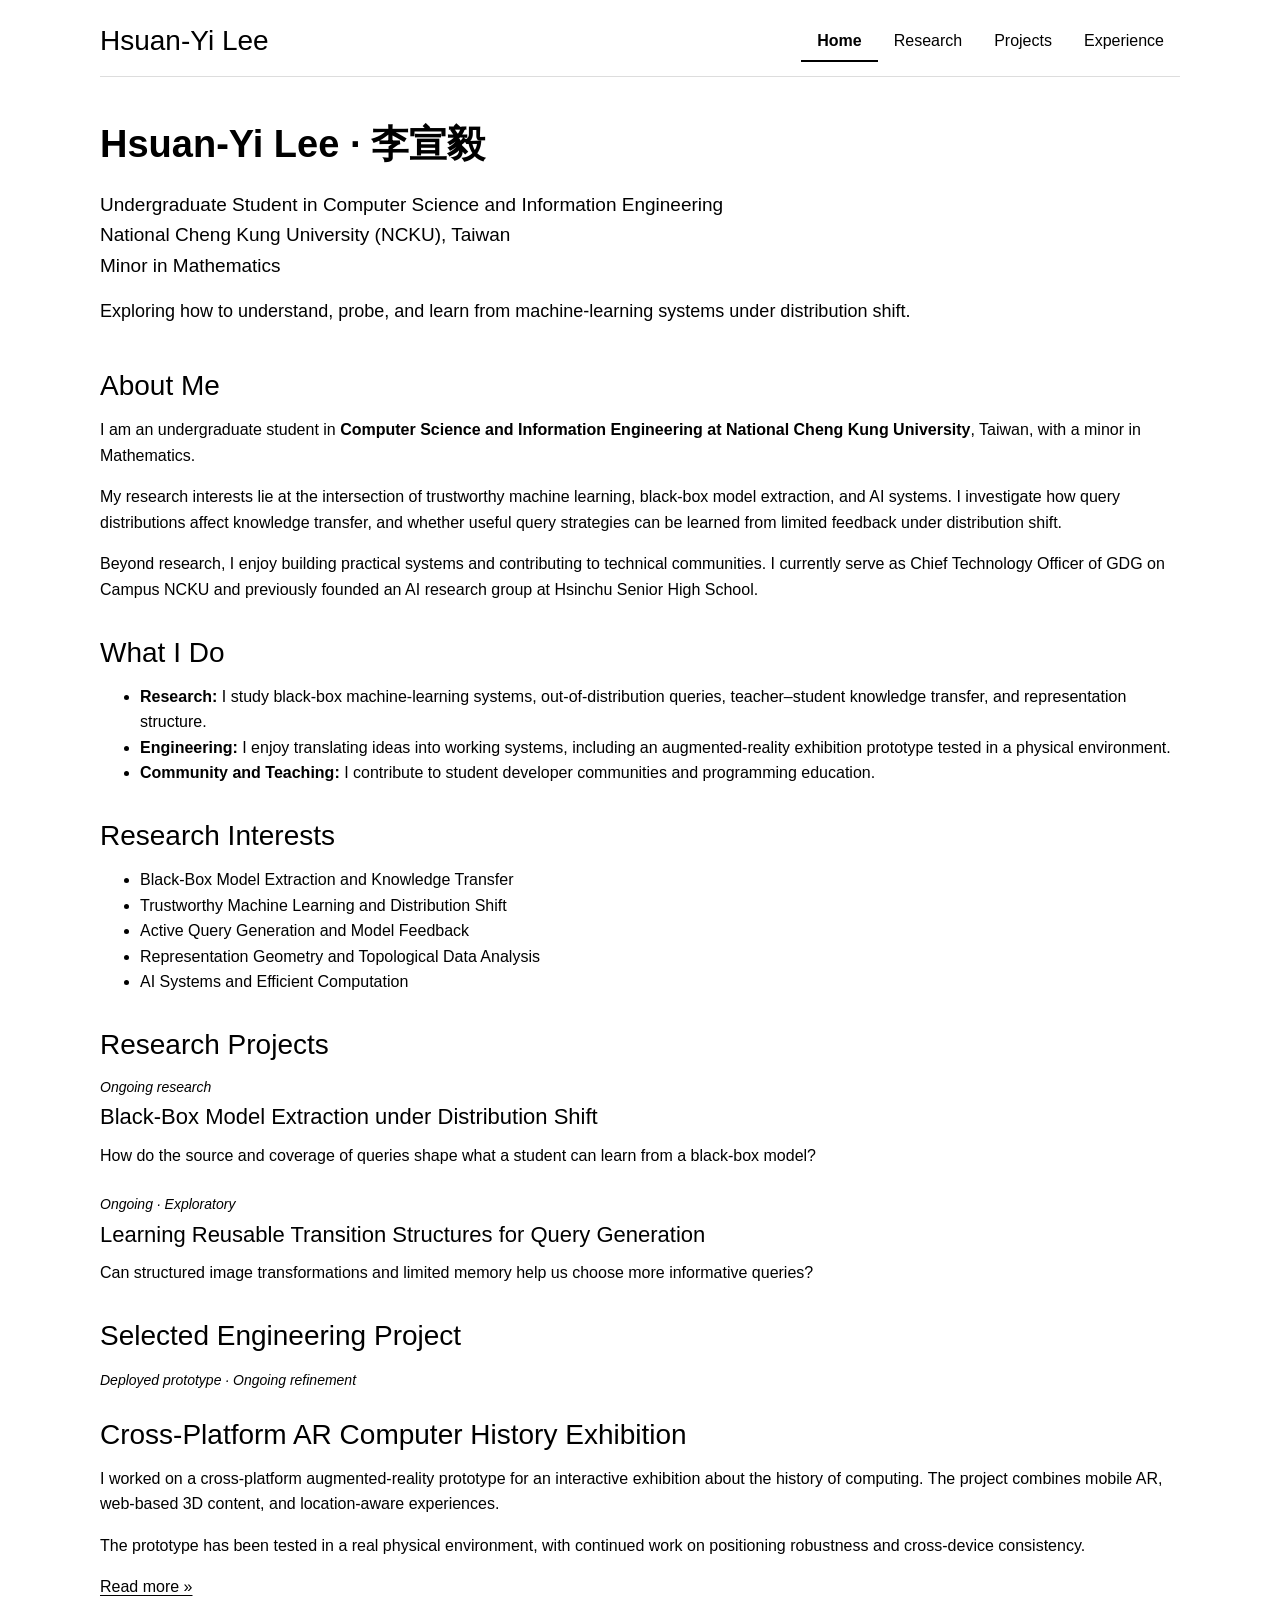
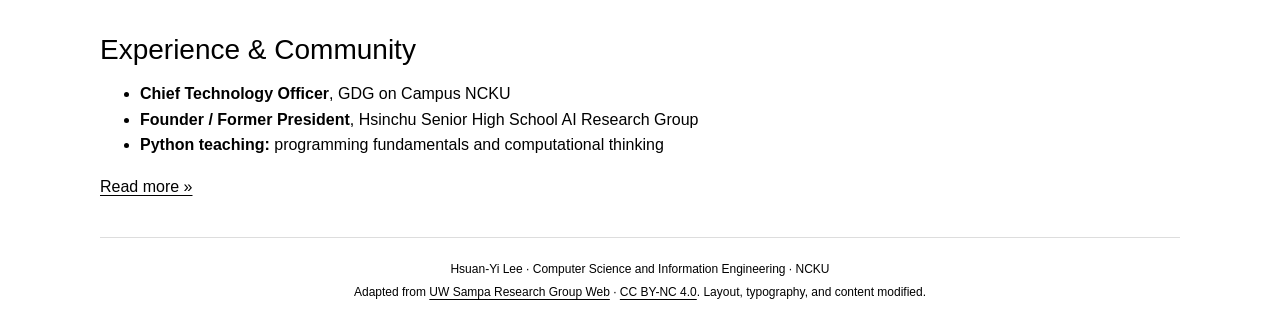
<file: index.html>
<!DOCTYPE html>
<html lang="en">
    <head>
        <title>Home | Hsuan-Yi Lee</title>
        <meta charset="utf-8">
        <meta name="viewport" content="width=device-width, initial-scale=1, shrink-to-fit=no">
        <link rel="stylesheet" href="/css/bootstrap.min.css"><link rel="stylesheet" href="/css/group.css">
    </head>
    <body><a class="skip" href="#main">Skip to content</a>
        <div class="container">
            <!-- This is a bit nasty, but it basically says be a column first, and on larger screens be a spaced out row -->
            <div class="header d-flex
                        flex-column
                        flex-md-row justify-content-md-between">
                <a href="/" class="site-name">Hsuan-Yi Lee</a>
                <nav aria-label="Main navigation"><ul class="nav nav-pills justify-content-center"><li class="nav-item"><a class="nav-link active" aria-current="page" href="/">Home</a></li><li class="nav-item"><a class="nav-link "  href="/research/">Research</a></li><li class="nav-item"><a class="nav-link "  href="/projects/">Projects</a></li><li class="nav-item"><a class="nav-link "  href="/experience/">Experience</a></li></ul></nav>
            </div>

            

            

            <main id="main"><div class="jumbotron"><h1>Hsuan-Yi Lee · 李宣毅</h1><p>Undergraduate Student in Computer Science and Information Engineering<br>National Cheng Kung University (NCKU), Taiwan<br>Minor in Mathematics</p><p>Exploring how to understand, probe, and learn from machine-learning systems under distribution shift.</p></div><section><h2>About Me</h2><p>I am an undergraduate student in <strong>Computer Science and Information Engineering at National Cheng Kung University</strong>, Taiwan, with a minor in Mathematics.</p><p>My research interests lie at the intersection of trustworthy machine learning, black-box model extraction, and AI systems. I investigate how query distributions affect knowledge transfer, and whether useful query strategies can be learned from limited feedback under distribution shift.</p><p>Beyond research, I enjoy building practical systems and contributing to technical communities. I currently serve as Chief Technology Officer of GDG on Campus NCKU and previously founded an AI research group at Hsinchu Senior High School.</p></section><section><h2>What I Do</h2><ul><li><strong>Research:</strong> I study black-box machine-learning systems, out-of-distribution queries, teacher–student knowledge transfer, and representation structure.</li><li><strong>Engineering:</strong> I enjoy translating ideas into working systems, including an augmented-reality exhibition prototype tested in a physical environment.</li><li><strong>Community and Teaching:</strong> I contribute to student developer communities and programming education.</li></ul></section><section><h2>Research Interests</h2><ul><li>Black-Box Model Extraction and Knowledge Transfer</li><li>Trustworthy Machine Learning and Distribution Shift</li><li>Active Query Generation and Model Feedback</li><li>Representation Geometry and Topological Data Analysis</li><li>AI Systems and Efficient Computation</li></ul></section><section><h2>Research Projects</h2><article class="entry"><div><span class="status">Ongoing research</span><h3><a href="/research/model-extraction/">Black-Box Model Extraction under Distribution Shift </a></h3><p>How do the source and coverage of queries shape what a student can learn from a black-box model?</p></div></article><article class="entry"><div><span class="status">Ongoing · Exploratory</span><h3><a href="/research/reusable-transitions/">Learning Reusable Transition Structures for Query Generation </a></h3><p>Can structured image transformations and limited memory help us choose more informative queries?</p></div></article></section><section><h2>Selected Engineering Project</h2><span class="status">Deployed prototype · Ongoing refinement</span><h2>Cross-Platform AR Computer History Exhibition</h2><p>I worked on a cross-platform augmented-reality prototype for an interactive exhibition about the history of computing. The project combines mobile AR, web-based 3D content, and location-aware experiences.</p><p>The prototype has been tested in a real physical environment, with continued work on positioning robustness and cross-device consistency.</p><a href="/projects/">Read more »</a></section><section><h2>Experience & Community</h2><ul><li><strong>Chief Technology Officer</strong>, GDG on Campus NCKU</li><li><strong>Founder / Former President</strong>, Hsinchu Senior High School AI Research Group</li><li><strong>Python teaching:</strong> programming fundamentals and computational thinking</li></ul><a href="/experience/">Read more »</a></section></main>

            <footer class="footer"><p>Hsuan-Yi Lee · Computer Science and Information Engineering · NCKU</p><p>Adapted from <a href="https://github.com/uwsampa/research-group-web">UW Sampa Research Group Web</a> · <a href="/template-LICENSE.txt">CC BY-NC 4.0</a>. Layout, typography, and content modified.</p></footer>

        </div> <!-- /container -->

        <!-- Support retina images. -->
        
    </body>
</html>
</file>
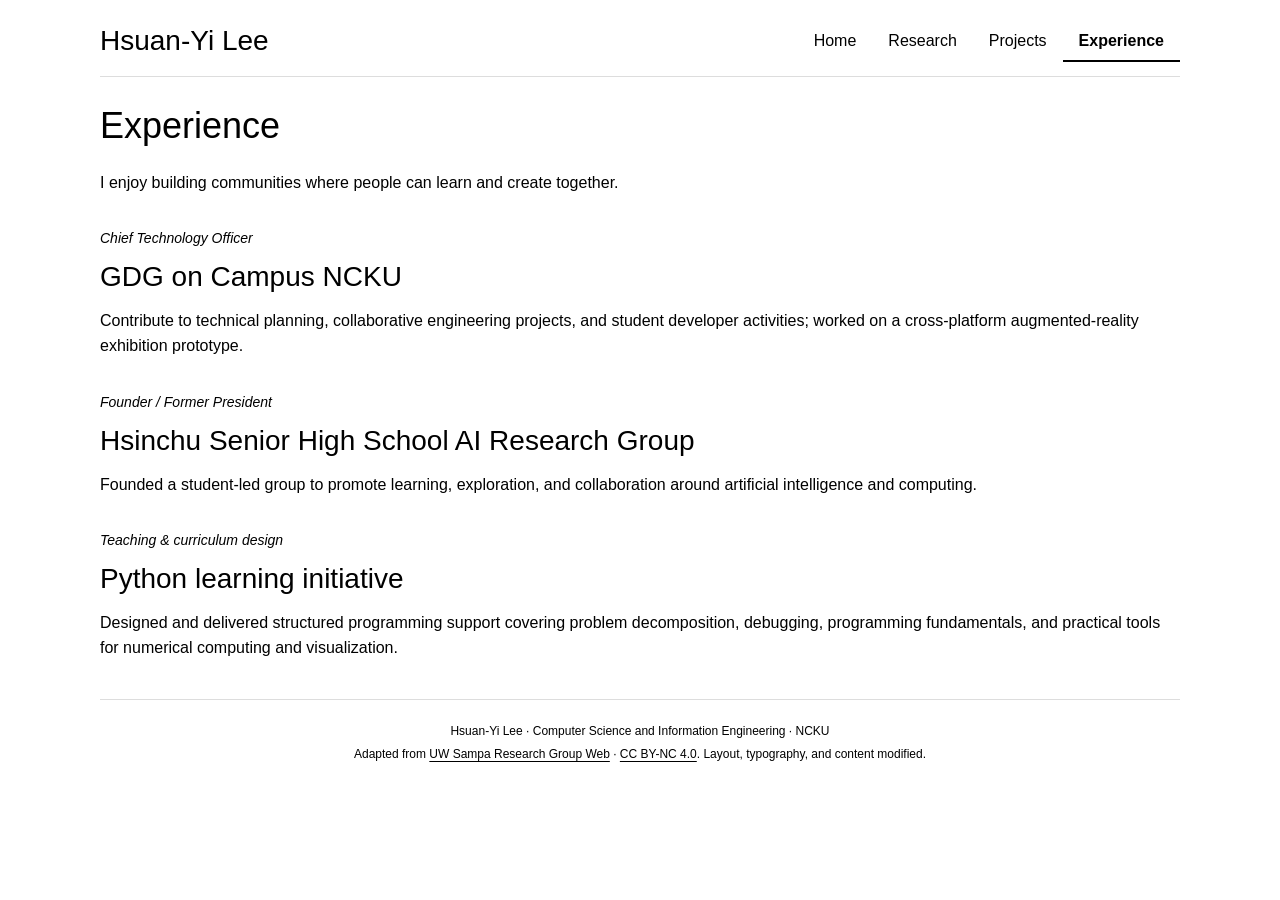
<file: experience/index.html>
<!DOCTYPE html>
<html lang="en">
    <head>
        <title>Experience | Hsuan-Yi Lee</title>
        <meta charset="utf-8">
        <meta name="viewport" content="width=device-width, initial-scale=1, shrink-to-fit=no">
        <link rel="stylesheet" href="/css/bootstrap.min.css"><link rel="stylesheet" href="/css/group.css">
    </head>
    <body><a class="skip" href="#main">Skip to content</a>
        <div class="container">
            <!-- This is a bit nasty, but it basically says be a column first, and on larger screens be a spaced out row -->
            <div class="header d-flex
                        flex-column
                        flex-md-row justify-content-md-between">
                <a href="/" class="site-name">Hsuan-Yi Lee</a>
                <nav aria-label="Main navigation"><ul class="nav nav-pills justify-content-center"><li class="nav-item"><a class="nav-link "  href="/">Home</a></li><li class="nav-item"><a class="nav-link "  href="/research/">Research</a></li><li class="nav-item"><a class="nav-link "  href="/projects/">Projects</a></li><li class="nav-item"><a class="nav-link active" aria-current="page" href="/experience/">Experience</a></li></ul></nav>
            </div>

            

            

            <main id="main"><h1>Experience</h1><p class="intro">I enjoy building communities where people can learn and create together.</p><article class="experience"><span class="status">Chief Technology Officer</span><h2>GDG on Campus NCKU</h2><p>Contribute to technical planning, collaborative engineering projects, and student developer activities; worked on a cross-platform augmented-reality exhibition prototype.</p></article><article class="experience"><span class="status">Founder / Former President</span><h2>Hsinchu Senior High School AI Research Group</h2><p>Founded a student-led group to promote learning, exploration, and collaboration around artificial intelligence and computing.</p></article><article class="experience"><span class="status">Teaching & curriculum design</span><h2>Python learning initiative</h2><p>Designed and delivered structured programming support covering problem decomposition, debugging, programming fundamentals, and practical tools for numerical computing and visualization.</p></article></main>

            <footer class="footer"><p>Hsuan-Yi Lee · Computer Science and Information Engineering · NCKU</p><p>Adapted from <a href="https://github.com/uwsampa/research-group-web">UW Sampa Research Group Web</a> · <a href="/template-LICENSE.txt">CC BY-NC 4.0</a>. Layout, typography, and content modified.</p></footer>

        </div> <!-- /container -->

        <!-- Support retina images. -->
        
    </body>
</html>
</file>
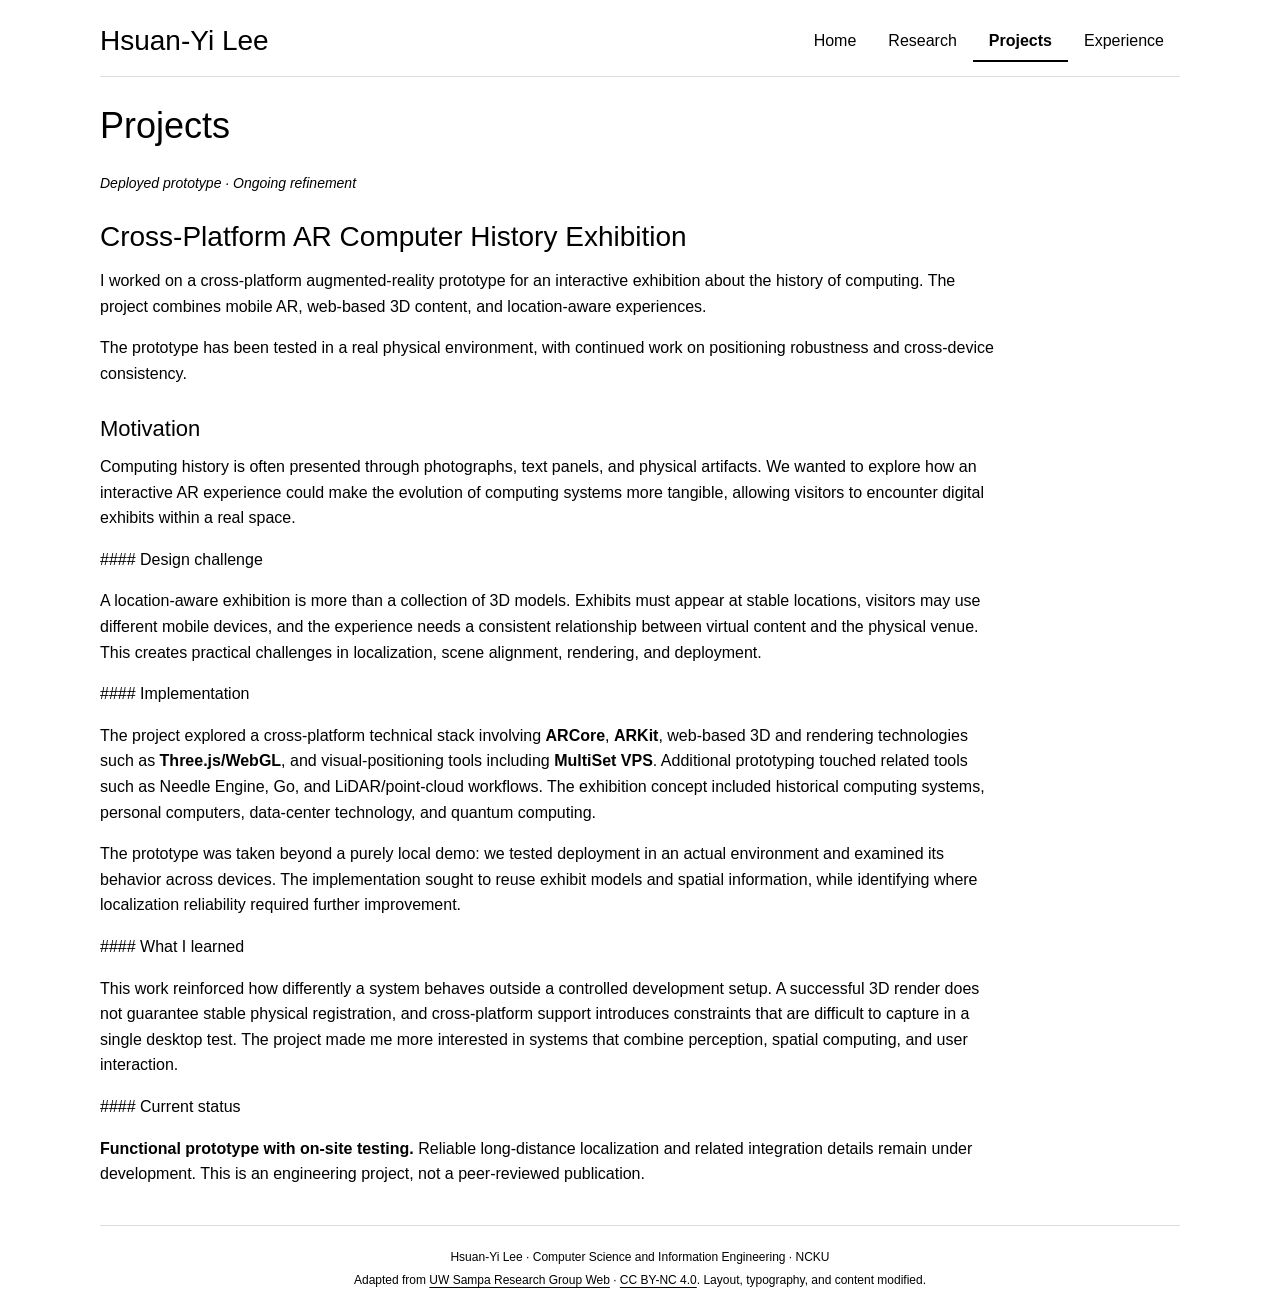
<file: projects/index.html>
<!DOCTYPE html>
<html lang="en">
    <head>
        <title>Projects | Hsuan-Yi Lee</title>
        <meta charset="utf-8">
        <meta name="viewport" content="width=device-width, initial-scale=1, shrink-to-fit=no">
        <link rel="stylesheet" href="/css/bootstrap.min.css"><link rel="stylesheet" href="/css/group.css">
    </head>
    <body><a class="skip" href="#main">Skip to content</a>
        <div class="container">
            <!-- This is a bit nasty, but it basically says be a column first, and on larger screens be a spaced out row -->
            <div class="header d-flex
                        flex-column
                        flex-md-row justify-content-md-between">
                <a href="/" class="site-name">Hsuan-Yi Lee</a>
                <nav aria-label="Main navigation"><ul class="nav nav-pills justify-content-center"><li class="nav-item"><a class="nav-link "  href="/">Home</a></li><li class="nav-item"><a class="nav-link "  href="/research/">Research</a></li><li class="nav-item"><a class="nav-link active" aria-current="page" href="/projects/">Projects</a></li><li class="nav-item"><a class="nav-link "  href="/experience/">Experience</a></li></ul></nav>
            </div>

            

            

            <main id="main"><h1>Projects</h1><div class="prose"><span class="status">Deployed prototype · Ongoing refinement</span><h2>Cross-Platform AR Computer History Exhibition</h2><p>I worked on a cross-platform augmented-reality prototype for an interactive exhibition about the history of computing. The project combines mobile AR, web-based 3D content, and location-aware experiences.</p><p>The prototype has been tested in a real physical environment, with continued work on positioning robustness and cross-device consistency.</p><h3>Motivation</h3><p>Computing history is often presented through photographs, text panels, and physical artifacts. We wanted to explore how an interactive AR experience could make the evolution of computing systems more tangible, allowing visitors to encounter digital exhibits within a real space.</p><p>#### Design challenge</p><p>A location-aware exhibition is more than a collection of 3D models. Exhibits must appear at stable locations, visitors may use different mobile devices, and the experience needs a consistent relationship between virtual content and the physical venue. This creates practical challenges in localization, scene alignment, rendering, and deployment.</p><p>#### Implementation</p><p>The project explored a cross-platform technical stack involving <strong>ARCore</strong>, <strong>ARKit</strong>, web-based 3D and rendering technologies such as <strong>Three.js/WebGL</strong>, and visual-positioning tools including <strong>MultiSet VPS</strong>. Additional prototyping touched related tools such as Needle Engine, Go, and LiDAR/point-cloud workflows. The exhibition concept included historical computing systems, personal computers, data-center technology, and quantum computing.</p><p>The prototype was taken beyond a purely local demo: we tested deployment in an actual environment and examined its behavior across devices. The implementation sought to reuse exhibit models and spatial information, while identifying where localization reliability required further improvement.</p><p>#### What I learned</p><p>This work reinforced how differently a system behaves outside a controlled development setup. A successful 3D render does not guarantee stable physical registration, and cross-platform support introduces constraints that are difficult to capture in a single desktop test. The project made me more interested in systems that combine perception, spatial computing, and user interaction.</p><p>#### Current status</p><p><strong>Functional prototype with on-site testing.</strong> Reliable long-distance localization and related integration details remain under development. This is an engineering project, not a peer-reviewed publication.</p></div></main>

            <footer class="footer"><p>Hsuan-Yi Lee · Computer Science and Information Engineering · NCKU</p><p>Adapted from <a href="https://github.com/uwsampa/research-group-web">UW Sampa Research Group Web</a> · <a href="/template-LICENSE.txt">CC BY-NC 4.0</a>. Layout, typography, and content modified.</p></footer>

        </div> <!-- /container -->

        <!-- Support retina images. -->
        
    </body>
</html>
</file>
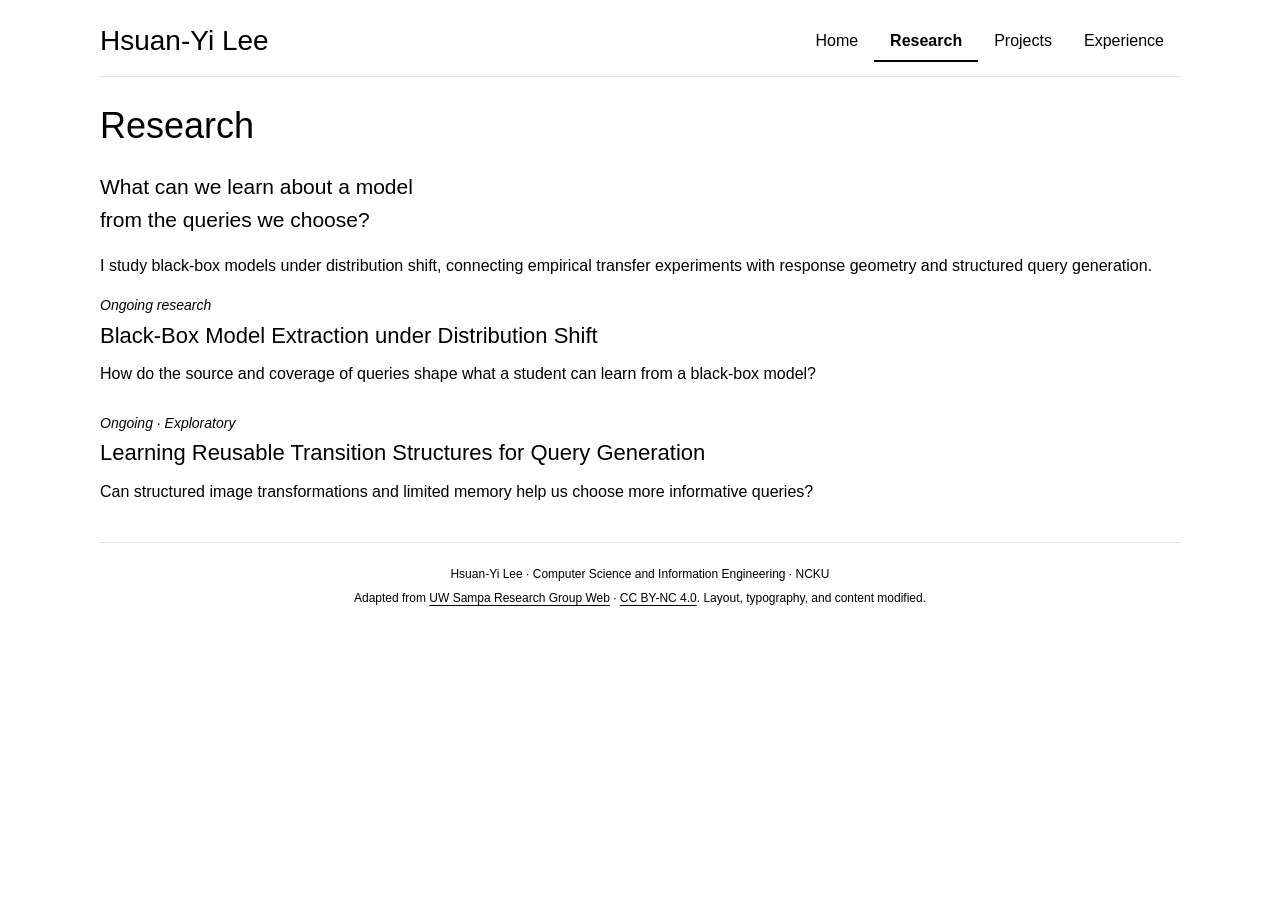
<file: research/index.html>
<!DOCTYPE html>
<html lang="en">
    <head>
        <title>Research | Hsuan-Yi Lee</title>
        <meta charset="utf-8">
        <meta name="viewport" content="width=device-width, initial-scale=1, shrink-to-fit=no">
        <link rel="stylesheet" href="/css/bootstrap.min.css"><link rel="stylesheet" href="/css/group.css">
    </head>
    <body><a class="skip" href="#main">Skip to content</a>
        <div class="container">
            <!-- This is a bit nasty, but it basically says be a column first, and on larger screens be a spaced out row -->
            <div class="header d-flex
                        flex-column
                        flex-md-row justify-content-md-between">
                <a href="/" class="site-name">Hsuan-Yi Lee</a>
                <nav aria-label="Main navigation"><ul class="nav nav-pills justify-content-center"><li class="nav-item"><a class="nav-link "  href="/">Home</a></li><li class="nav-item"><a class="nav-link active" aria-current="page" href="/research/">Research</a></li><li class="nav-item"><a class="nav-link "  href="/projects/">Projects</a></li><li class="nav-item"><a class="nav-link "  href="/experience/">Experience</a></li></ul></nav>
            </div>

            

            

            <main id="main"><h1>Research</h1><p class="lead small">What can we learn about a model<br>from the queries we choose?</p><p class="intro">I study black-box models under distribution shift, connecting empirical transfer experiments with response geometry and structured query generation.</p><article class="entry"><div><span class="status">Ongoing research</span><h3><a href="/research/model-extraction/">Black-Box Model Extraction under Distribution Shift </a></h3><p>How do the source and coverage of queries shape what a student can learn from a black-box model?</p></div></article><article class="entry"><div><span class="status">Ongoing · Exploratory</span><h3><a href="/research/reusable-transitions/">Learning Reusable Transition Structures for Query Generation </a></h3><p>Can structured image transformations and limited memory help us choose more informative queries?</p></div></article></main>

            <footer class="footer"><p>Hsuan-Yi Lee · Computer Science and Information Engineering · NCKU</p><p>Adapted from <a href="https://github.com/uwsampa/research-group-web">UW Sampa Research Group Web</a> · <a href="/template-LICENSE.txt">CC BY-NC 4.0</a>. Layout, typography, and content modified.</p></footer>

        </div> <!-- /container -->

        <!-- Support retina images. -->
        
    </body>
</html>
</file>
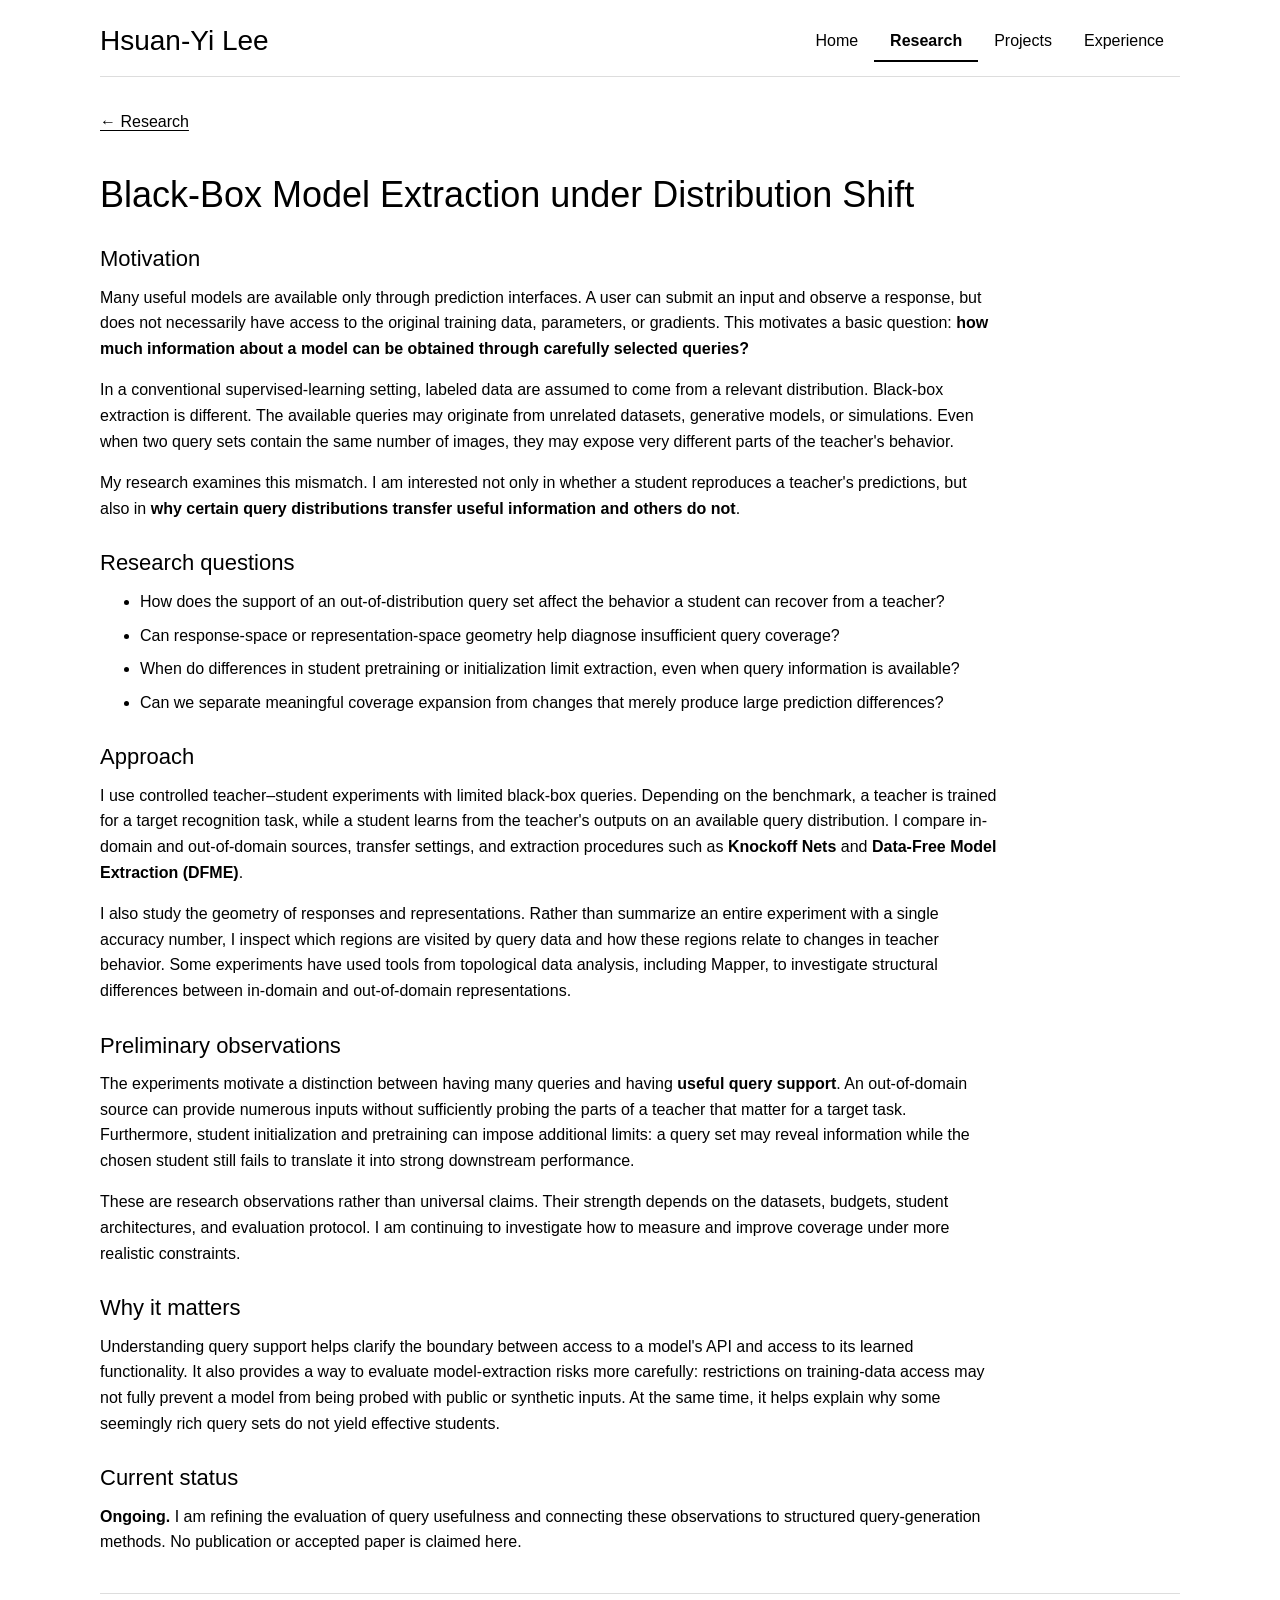
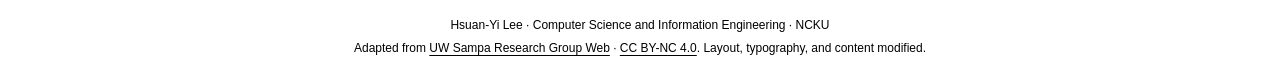
<file: research/model-extraction/index.html>
<!DOCTYPE html>
<html lang="en">
    <head>
        <title>Black-Box Model Extraction under Distribution Shift | Hsuan-Yi Lee</title>
        <meta charset="utf-8">
        <meta name="viewport" content="width=device-width, initial-scale=1, shrink-to-fit=no">
        <link rel="stylesheet" href="/css/bootstrap.min.css"><link rel="stylesheet" href="/css/group.css">
    </head>
    <body><a class="skip" href="#main">Skip to content</a>
        <div class="container">
            <!-- This is a bit nasty, but it basically says be a column first, and on larger screens be a spaced out row -->
            <div class="header d-flex
                        flex-column
                        flex-md-row justify-content-md-between">
                <a href="/" class="site-name">Hsuan-Yi Lee</a>
                <nav aria-label="Main navigation"><ul class="nav nav-pills justify-content-center"><li class="nav-item"><a class="nav-link "  href="/">Home</a></li><li class="nav-item"><a class="nav-link active" aria-current="page" href="/research/">Research</a></li><li class="nav-item"><a class="nav-link "  href="/projects/">Projects</a></li><li class="nav-item"><a class="nav-link "  href="/experience/">Experience</a></li></ul></nav>
            </div>

            

            

            <main id="main"><a class="back" href="/research/">← Research</a><h1 class="detail-title">Black-Box Model Extraction under Distribution Shift</h1><div class="prose"><h3>Motivation</h3><p>Many useful models are available only through prediction interfaces. A user can submit an input and observe a response, but does not necessarily have access to the original training data, parameters, or gradients. This motivates a basic question: <strong>how much information about a model can be obtained through carefully selected queries?</strong></p><p>In a conventional supervised-learning setting, labeled data are assumed to come from a relevant distribution. Black-box extraction is different. The available queries may originate from unrelated datasets, generative models, or simulations. Even when two query sets contain the same number of images, they may expose very different parts of the teacher's behavior.</p><p>My research examines this mismatch. I am interested not only in whether a student reproduces a teacher's predictions, but also in <strong>why certain query distributions transfer useful information and others do not</strong>.</p><h3>Research questions</h3><ul><li>How does the support of an out-of-distribution query set affect the behavior a student can recover from a teacher?</li><li>Can response-space or representation-space geometry help diagnose insufficient query coverage?</li><li>When do differences in student pretraining or initialization limit extraction, even when query information is available?</li><li>Can we separate meaningful coverage expansion from changes that merely produce large prediction differences?</li></ul><h3>Approach</h3><p>I use controlled teacher–student experiments with limited black-box queries. Depending on the benchmark, a teacher is trained for a target recognition task, while a student learns from the teacher's outputs on an available query distribution. I compare in-domain and out-of-domain sources, transfer settings, and extraction procedures such as <strong>Knockoff Nets</strong> and <strong>Data-Free Model Extraction (DFME)</strong>.</p><p>I also study the geometry of responses and representations. Rather than summarize an entire experiment with a single accuracy number, I inspect which regions are visited by query data and how these regions relate to changes in teacher behavior. Some experiments have used tools from topological data analysis, including Mapper, to investigate structural differences between in-domain and out-of-domain representations.</p><h3>Preliminary observations</h3><p>The experiments motivate a distinction between having many queries and having <strong>useful query support</strong>. An out-of-domain source can provide numerous inputs without sufficiently probing the parts of a teacher that matter for a target task. Furthermore, student initialization and pretraining can impose additional limits: a query set may reveal information while the chosen student still fails to translate it into strong downstream performance.</p><p>These are research observations rather than universal claims. Their strength depends on the datasets, budgets, student architectures, and evaluation protocol. I am continuing to investigate how to measure and improve coverage under more realistic constraints.</p><h3>Why it matters</h3><p>Understanding query support helps clarify the boundary between access to a model's API and access to its learned functionality. It also provides a way to evaluate model-extraction risks more carefully: restrictions on training-data access may not fully prevent a model from being probed with public or synthetic inputs. At the same time, it helps explain why some seemingly rich query sets do not yield effective students.</p><h3>Current status</h3><p><strong>Ongoing.</strong> I am refining the evaluation of query usefulness and connecting these observations to structured query-generation methods. No publication or accepted paper is claimed here.</p></div></main>

            <footer class="footer"><p>Hsuan-Yi Lee · Computer Science and Information Engineering · NCKU</p><p>Adapted from <a href="https://github.com/uwsampa/research-group-web">UW Sampa Research Group Web</a> · <a href="/template-LICENSE.txt">CC BY-NC 4.0</a>. Layout, typography, and content modified.</p></footer>

        </div> <!-- /container -->

        <!-- Support retina images. -->
        
    </body>
</html>
</file>
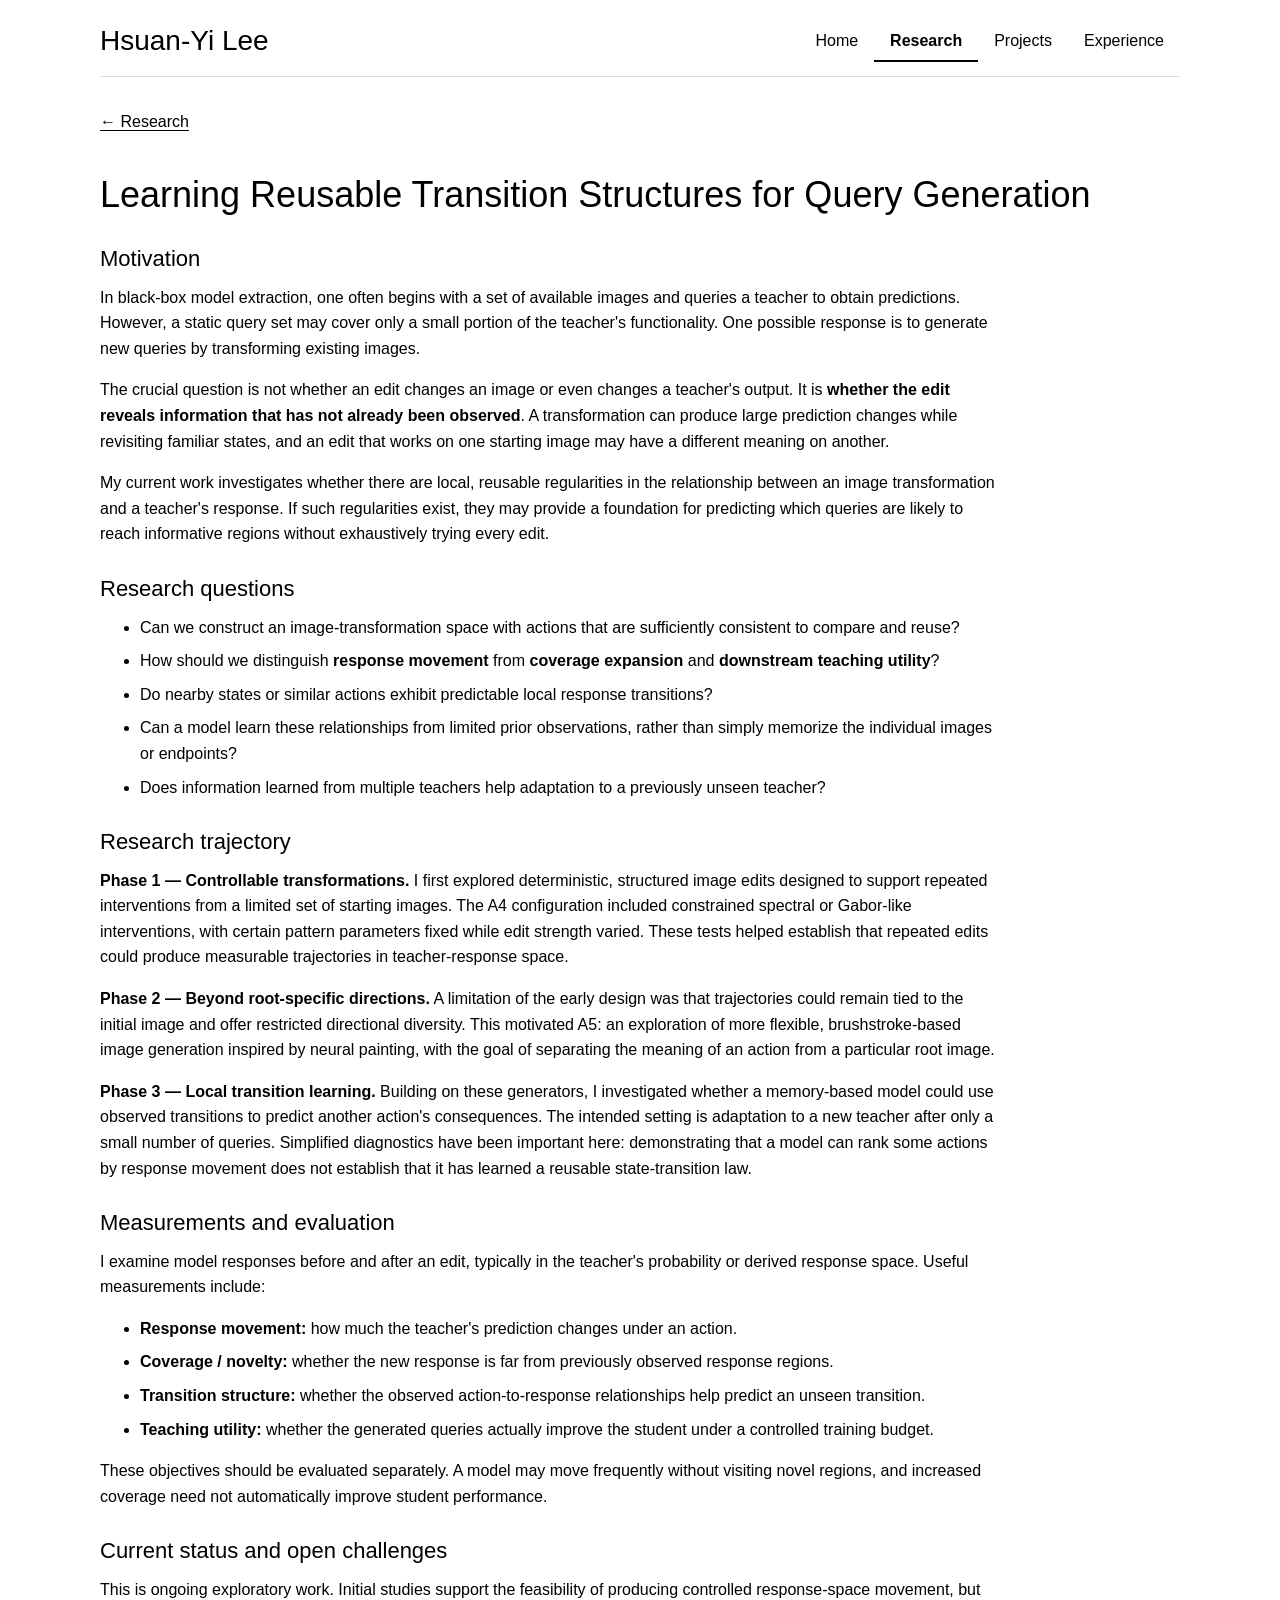
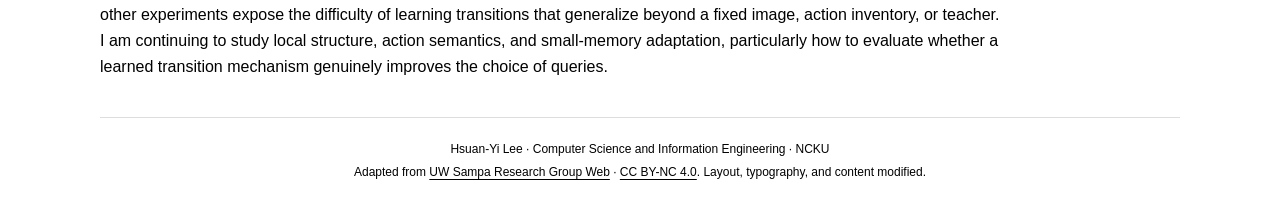
<file: research/reusable-transitions/index.html>
<!DOCTYPE html>
<html lang="en">
    <head>
        <title>Learning Reusable Transition Structures for Query Generation | Hsuan-Yi Lee</title>
        <meta charset="utf-8">
        <meta name="viewport" content="width=device-width, initial-scale=1, shrink-to-fit=no">
        <link rel="stylesheet" href="/css/bootstrap.min.css"><link rel="stylesheet" href="/css/group.css">
    </head>
    <body><a class="skip" href="#main">Skip to content</a>
        <div class="container">
            <!-- This is a bit nasty, but it basically says be a column first, and on larger screens be a spaced out row -->
            <div class="header d-flex
                        flex-column
                        flex-md-row justify-content-md-between">
                <a href="/" class="site-name">Hsuan-Yi Lee</a>
                <nav aria-label="Main navigation"><ul class="nav nav-pills justify-content-center"><li class="nav-item"><a class="nav-link "  href="/">Home</a></li><li class="nav-item"><a class="nav-link active" aria-current="page" href="/research/">Research</a></li><li class="nav-item"><a class="nav-link "  href="/projects/">Projects</a></li><li class="nav-item"><a class="nav-link "  href="/experience/">Experience</a></li></ul></nav>
            </div>

            

            

            <main id="main"><a class="back" href="/research/">← Research</a><h1 class="detail-title">Learning Reusable Transition Structures for Query Generation</h1><div class="prose"><h3>Motivation</h3><p>In black-box model extraction, one often begins with a set of available images and queries a teacher to obtain predictions. However, a static query set may cover only a small portion of the teacher's functionality. One possible response is to generate new queries by transforming existing images.</p><p>The crucial question is not whether an edit changes an image or even changes a teacher's output. It is <strong>whether the edit reveals information that has not already been observed</strong>. A transformation can produce large prediction changes while revisiting familiar states, and an edit that works on one starting image may have a different meaning on another.</p><p>My current work investigates whether there are local, reusable regularities in the relationship between an image transformation and a teacher's response. If such regularities exist, they may provide a foundation for predicting which queries are likely to reach informative regions without exhaustively trying every edit.</p><h3>Research questions</h3><ul><li>Can we construct an image-transformation space with actions that are sufficiently consistent to compare and reuse?</li><li>How should we distinguish <strong>response movement</strong> from <strong>coverage expansion</strong> and <strong>downstream teaching utility</strong>?</li><li>Do nearby states or similar actions exhibit predictable local response transitions?</li><li>Can a model learn these relationships from limited prior observations, rather than simply memorize the individual images or endpoints?</li><li>Does information learned from multiple teachers help adaptation to a previously unseen teacher?</li></ul><h3>Research trajectory</h3><p><strong>Phase 1 — Controllable transformations.</strong> I first explored deterministic, structured image edits designed to support repeated interventions from a limited set of starting images. The A4 configuration included constrained spectral or Gabor-like interventions, with certain pattern parameters fixed while edit strength varied. These tests helped establish that repeated edits could produce measurable trajectories in teacher-response space.</p><p><strong>Phase 2 — Beyond root-specific directions.</strong> A limitation of the early design was that trajectories could remain tied to the initial image and offer restricted directional diversity. This motivated A5: an exploration of more flexible, brushstroke-based image generation inspired by neural painting, with the goal of separating the meaning of an action from a particular root image.</p><p><strong>Phase 3 — Local transition learning.</strong> Building on these generators, I investigated whether a memory-based model could use observed transitions to predict another action's consequences. The intended setting is adaptation to a new teacher after only a small number of queries. Simplified diagnostics have been important here: demonstrating that a model can rank some actions by response movement does not establish that it has learned a reusable state-transition law.</p><h3>Measurements and evaluation</h3><p>I examine model responses before and after an edit, typically in the teacher's probability or derived response space. Useful measurements include:</p><ul><li><strong>Response movement:</strong> how much the teacher's prediction changes under an action.</li><li><strong>Coverage / novelty:</strong> whether the new response is far from previously observed response regions.</li><li><strong>Transition structure:</strong> whether the observed action-to-response relationships help predict an unseen transition.</li><li><strong>Teaching utility:</strong> whether the generated queries actually improve the student under a controlled training budget.</li></ul><p>These objectives should be evaluated separately. A model may move frequently without visiting novel regions, and increased coverage need not automatically improve student performance.</p><h3>Current status and open challenges</h3><p>This is ongoing exploratory work. Initial studies support the feasibility of producing controlled response-space movement, but other experiments expose the difficulty of learning transitions that generalize beyond a fixed image, action inventory, or teacher. I am continuing to study local structure, action semantics, and small-memory adaptation, particularly how to evaluate whether a learned transition mechanism genuinely improves the choice of queries.</p></div></main>

            <footer class="footer"><p>Hsuan-Yi Lee · Computer Science and Information Engineering · NCKU</p><p>Adapted from <a href="https://github.com/uwsampa/research-group-web">UW Sampa Research Group Web</a> · <a href="/template-LICENSE.txt">CC BY-NC 4.0</a>. Layout, typography, and content modified.</p></footer>

        </div> <!-- /container -->

        <!-- Support retina images. -->
        
    </body>
</html>
</file>
<file: css/group.css>
/* Adapted from uwsampa/research-group-web, CC BY-NC 4.0.
   Changes: personal-site layout, black typography, white surfaces, accessible navigation. */
body{padding-top:20px;background:#fff;color:#000;font-family:Helvetica,'Helvetica Neue',Arial,sans-serif;font-size:16px;line-height:1.6}
.header{border-bottom:1px solid #ddd;padding-bottom:14px;margin-bottom:20px;text-align:center;align-items:center;gap:15px}
.site-name{font-size:28px;font-weight:500;line-height:1.2}
a,a:visited,a:hover,a:active{color:#000}a{text-decoration:underline;text-underline-offset:3px}a:hover{text-decoration-thickness:2px}
.site-name,.nav-link{text-decoration:none}.nav-pills .nav-link,.nav-pills .nav-link.active{color:#000;background:#fff;border-radius:0}.nav-pills .nav-link.active{box-shadow:inset 0 -2px #000;font-weight:600}
a:focus-visible{outline:2px solid #000;outline-offset:4px}
h1,h2,h3,h4,h5,h6{font-family:inherit;color:#000;line-height:1.25}h1{font-size:36px;margin:26px 0 22px}h2{font-size:28px;margin:24px 0 14px}h3{font-size:22px;margin:20px 0 12px}p{margin-bottom:16px}
.jumbotron{background:#fff;border-radius:0;text-align:left;padding:24px 0 18px;font-size:19px;margin-bottom:18px}.jumbotron h1{font-weight:700;font-size:38px;margin-top:0}.jumbotron p:last-child{font-size:18px;margin-bottom:0}
section{margin-bottom:2em}.entry{margin-bottom:25px}.entry h3 a{text-decoration:none}.entry h3 a:hover{text-decoration:underline}.status{font-size:14px;font-style:italic}.entry .status{display:block;margin-top:12px}.entry h3{margin-top:5px}.lead{font-size:21px;font-weight:400}.prose{max-width:900px}.prose h3{margin-top:28px}.prose li{margin-bottom:8px}.back{display:inline-block;margin:12px 0}.experience{margin:30px 0}.experience h2{margin-top:8px}.footer{padding:18px 0;color:#000;border-top:1px solid #ddd;text-align:center;font-size:12px;margin-top:38px}.footer p{margin:4px 0}.footer a:link,.footer a:visited{color:#000}.skip{position:absolute;top:-70px}.skip:focus{top:0;background:#fff;padding:8px;z-index:10}
@media(min-width:1200px){.container{max-width:1110px}}@media(max-width:767px){body{padding-top:18px}.header{gap:12px}.nav-link{padding:8px 12px}.jumbotron h1{font-size:30px}.jumbotron{font-size:17px;padding-top:16px}h1{font-size:30px}h2{font-size:25px}.detail-title{overflow-wrap:break-word}.container{padding-left:20px;padding-right:20px}}
</file>
